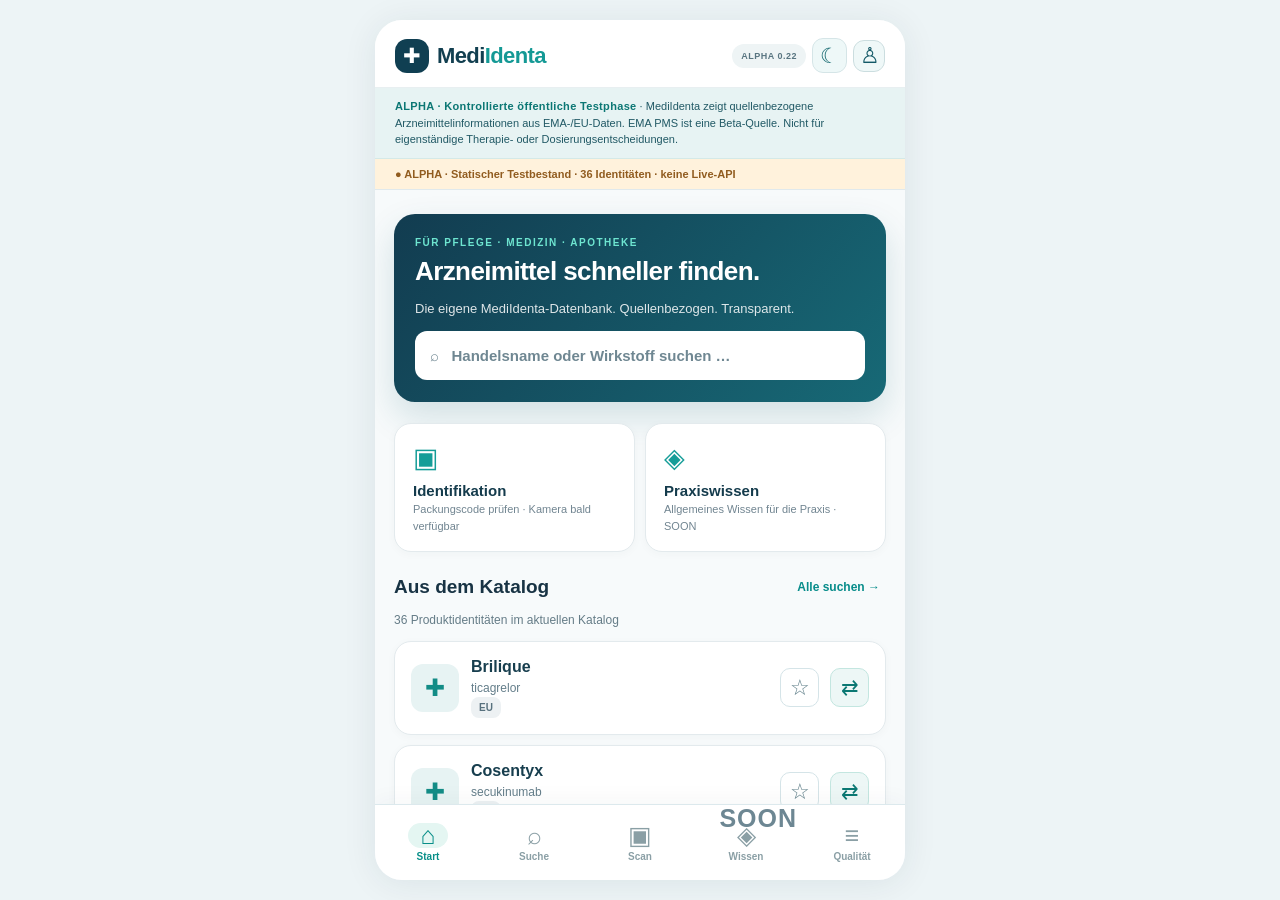
<file: medidenta-preview/index.html>
<!doctype html>
<html lang="de">
<head>
<meta charset="utf-8">
<meta name="viewport" content="width=device-width, initial-scale=1, viewport-fit=cover">
<meta name="theme-color" content="#103f52">
<meta name="description" content="MediIdenta – Arzneimittel und EMA-belegte Informationen transparent recherchieren. Öffentliche Alpha-Testversion.">
<title>MediIdenta · Öffentliche Alpha</title>
<link rel="icon" type="image/svg+xml" href="./icon.svg">
<link rel="manifest" href="./manifest.webmanifest">
<script src="./theme.js?v=0.9.1"></script>
<link rel="stylesheet" href="./app.css?v=0.21">
</head>
<body>
<div id="app" class="app-shell">
  <header class="app-header">
    <div class="brand"><span class="brand-icon" aria-hidden="true">✚</span><span>Medi<span class="brand-accent">Identa</span></span></div>
    <div class="header-right"><span class="version">ALPHA 0.22</span><button type="button" class="theme-switch" data-theme-toggle aria-label="Design wechseln" aria-pressed="false" title="Design wechseln">☾</button><button class="account-entry" type="button" data-nav="account" aria-label="Konto / Anmeldung" title="Konto">♙</button></div>
  </header>
  <div class="public-notice" role="note"><strong>ALPHA · Kontrollierte öffentliche Testphase</strong> · MediIdenta zeigt quellenbezogene Arzneimittelinformationen aus EMA-/EU-Daten. EMA PMS ist eine Beta-Quelle. Nicht für eigenständige Therapie- oder Dosierungsentscheidungen.</div>
  <div id="system-status" role="status" aria-live="polite" class="system-status">Datenquelle wird geprüft …</div>
  <main id="screen" tabindex="-1" aria-live="polite"></main>
  <nav class="bottom-nav" aria-label="Hauptnavigation">
    <button type="button" data-nav="home" aria-label="Start"><span aria-hidden="true">⌂</span><small>Start</small></button>
    <button type="button" data-nav="search" aria-label="Suche"><span aria-hidden="true">⌕</span><small>Suche</small></button>
    <button type="button" data-nav="scan" aria-label="Identifikation"><span aria-hidden="true">▣</span><small>Scan</small></button>
    <button type="button" data-nav="knowledge" aria-label="Praxiswissen – bald verfügbar"><span aria-hidden="true">◈</span><small>Wissen</small><span class="nav-soon" aria-hidden="true">SOON</span></button>
    <button type="button" data-nav="quality" aria-label="Datenqualität"><span aria-hidden="true">≡</span><small>Qualität</small></button>
  </nav>
  <div id="toast" role="status" aria-live="polite"></div>
  <input id="photo-picker" type="file" accept="image/*" capture="environment" hidden>
</div>
<script src="./identifier.js?v=0.9" defer></script>
<script src="./review-auth-config.js?v=0.9" defer></script>
<script src="./review-auth.js?v=0.19" defer></script>
<script src="./rms-codes.js?v=0.16" defer></script>
<script src="./data-display.js?v=0.20.1" defer></script>
<script src="./review-ui.js?v=0.22" defer></script>
<script src="./app.js?v=0.22" defer></script>
</body>
</html>
</file>
<file: medidenta-preview/app.css>
:root{font-family:Inter,-apple-system,BlinkMacSystemFont,"Segoe UI",sans-serif;color:#183344;background:#edf4f6;font-size:15px;font-synthesis:none}
*{box-sizing:border-box}body{margin:0}.app-shell{width:100%;min-height:100dvh;max-width:530px;margin:auto;background:#f7fafb;box-shadow:0 3px 35px #0a344015;position:relative;padding-bottom:calc(90px + env(safe-area-inset-bottom))}
.app-header{height:68px;padding:14px 20px 10px;display:flex;align-items:center;justify-content:space-between;gap:10px;background:#fff;border-bottom:1px solid #e8eff1;position:sticky;top:0;z-index:10}
.brand{display:flex;align-items:center;gap:8px;color:#123f50;font-weight:800;font-size:22px;letter-spacing:-.6px}.brand-accent{color:#149995}.brand-icon{font-size:21px;background:#103f52;color:white;width:34px;height:34px;display:grid;place-items:center;border-radius:12px}.version{font-size:9px;font-weight:800;letter-spacing:.5px;color:#597581;border-radius:30px;background:#eef4f5;padding:7px 9px;white-space:nowrap}
.system-status{background:#e8f1f3;color:#315c6a;padding:9px 20px;font-size:11px;font-weight:700;border-bottom:1px solid #e0e9ec}.system-status.offline{background:#fff2dc;color:#915c1f}.system-status.error{background:#fce6e4;color:#a03d34}
main{padding:24px 19px 30px;min-height:65vh}h1{font-size:28px;line-height:1.12;margin:9px 0 13px;color:#173e4e;letter-spacing:-.6px}h2{font-size:19px;line-height:1.25;margin:0 0 11px}h3{font-size:15px;margin:0 0 8px}p{line-height:1.55;margin:6px 0 12px}a{color:#117f7e;overflow-wrap:anywhere}button,input{font:inherit}button{cursor:pointer}button:focus-visible,input:focus-visible,a:focus-visible{outline:3px solid #19aaa2;outline-offset:3px}button:disabled{opacity:.5;cursor:not-allowed}.muted{color:#657c87}.eyebrow{color:#10948b;text-transform:uppercase;letter-spacing:1.5px;font-weight:800;font-size:10px}.small{font-size:12px}.tiny{font-size:11px}.bold{font-weight:800}.spaced{margin-top:21px}.section-title{display:flex;align-items:center;justify-content:space-between;gap:8px;margin:23px 0 12px}.section-title h2{margin:0}.section-title button{border:0;background:none;color:#078c8a;font-weight:800;font-size:12px}
.hero{background:linear-gradient(132deg,#123c50,#176976);border-radius:21px;padding:23px 21px 22px;color:white;box-shadow:0 15px 35px #0a586328}.hero h1,.hero p{color:white}.hero h1{font-size:26px}.hero .eyebrow{color:#6ee5d0}.hero p{opacity:.86;font-size:13px}.hero-search{background:#fff;color:#6f8792;border:0;border-radius:12px;width:100%;padding:16px 15px;text-align:left;margin-top:8px;font-weight:700;display:flex;align-items:center;gap:9px}
.grid2{display:grid;grid-template-columns:repeat(2,1fr);gap:10px}.tile,.card{background:white;border-radius:17px;border:1px solid #e3eaed;box-shadow:0 2px 10px #14394808}.tile{padding:18px;text-align:left;min-height:115px;color:#143b4c}.tile .symbol{font-size:27px;color:#159d98;display:block;margin-bottom:8px}.tile strong{display:block}.tile small{font-size:11px;color:#718591}.card{padding:16px;margin:10px 0}.row{display:flex;gap:11px;align-items:center;justify-content:space-between}.row>.grow{flex:1;min-width:0}.round-icon{display:grid;place-items:center;border-radius:12px;background:#e7f3f3;color:#138c86;font-size:24px;width:48px;height:48px;flex:0 0 auto}.med-button{display:flex;gap:12px;text-align:left;align-items:center;border:0;background:none;width:100%;padding:0;color:inherit}.med-title{font-weight:800;font-size:16px;display:block;color:#173e4e}.med-sub{display:block;color:#647e8a;font-size:12px;margin-top:4px;line-height:1.4}.tag{background:#e4f4ef;color:#087b6e;padding:5px 8px;border-radius:8px;font-weight:800;font-size:10px;display:inline-block}.tag.gray{background:#edf1f3;color:#58717e}.tag.amber{background:#fff0d4;color:#96621c}.tag.red{background:#fce4e1;color:#ad4037}
.search-input{background:#fff;border:1.5px solid #cbdbe0;border-radius:13px;padding:15px 14px;width:100%;font-size:16px;color:#183344}.search-input:focus{border-color:#149a94;outline:3px solid #14a6a233}.search-label{font-size:12px;font-weight:800;color:#4a6d79;display:block;margin-bottom:8px}.filters{display:flex;gap:8px;overflow-x:auto;margin:14px 0 10px;padding-bottom:3px}.filter{border:1px solid #d8e5e7;background:#fff;border-radius:30px;padding:9px 13px;font-size:12px;white-space:nowrap;font-weight:750;color:#55747e}.filter.active{background:#123f50;color:white;border-color:#123f50}.primary,.secondary{border-radius:12px;font-weight:800;padding:13px 15px;border:0;display:inline-flex;align-items:center;justify-content:center;gap:7px}.primary{background:#12978e;color:white}.secondary{background:#e4f1f3;color:#145466}.full{width:100%}.primary:disabled{background:#6f9d9b}.inline-button{padding:9px 11px;border:0;border-radius:10px;background:#ecf5f5;color:#087d7b;font-weight:800;font-size:12px}.back{border:0;background:none;color:#097e7d;font-weight:750;padding:0;margin-bottom:15px}.notice{background:#f0f5f7;border-left:3px solid #7096a1;padding:13px 14px;border-radius:10px;font-size:12px;color:#4a6370;line-height:1.55;margin:12px 0}.notice.warning{background:#fff3e0;border-left-color:#d49b41;color:#775722}.notice.danger{background:#fff0ec;border-left-color:#cf5951;color:#7c3d39}.facts{display:grid;gap:9px}.fact{background:#f4f9f9;padding:12px;border-radius:10px;border:1px solid #e4eded}.fact strong{display:block;font-size:13px;margin-bottom:5px}.fact p{font-size:13px;margin:0 0 7px}.empty{text-align:center;border:1px dashed #c8d8df;border-radius:15px;padding:25px 16px;color:#647f8c;font-size:13px}.empty .symbol{font-size:33px;display:block;margin-bottom:10px}.detail-name{font-size:29px;margin:0 0 4px}.detail-sub{color:#617983;font-size:14px}.detail-list{display:grid;grid-template-columns:1fr 1fr;gap:11px;margin:12px 0}.detail-list span{display:block;color:#708792;font-size:11px}.detail-list strong{display:block;color:#234456;font-size:13px;margin-top:3px;word-break:break-word}.photo-box{background:#ecf4f5;border:1px dashed #b5ccd3;border-radius:14px;min-height:148px;display:flex;flex-direction:column;align-items:center;justify-content:center;color:#64818c;gap:7px;padding:14px;font-size:12px;text-align:center}.photo-box img{max-width:100%;max-height:240px;object-fit:contain;border-radius:8px}.pill{background:#eaf3f3;color:#237b80;border-radius:10px;padding:5px 8px;font-size:11px}.stats{display:grid;grid-template-columns:1fr 1fr;gap:10px}.stat{padding:14px 15px;border-radius:13px;background:#fff;border:1px solid #e3edef}.stat strong{display:block;color:#124456;font-size:30px}.stat span{font-size:11px;color:#6b828e;line-height:1.35}.list-plain{padding-left:16px;color:#566f7a;font-size:12px;line-height:1.7}.bottom-nav{position:fixed;bottom:0;left:50%;transform:translateX(-50%);width:100%;max-width:530px;display:grid;grid-template-columns:repeat(5,1fr);height:calc(73px + env(safe-area-inset-bottom));background:#fff;border-top:1px solid #dce9ed;padding-bottom:env(safe-area-inset-bottom);z-index:15;box-shadow:0 -5px 20px #0b3b4809}.bottom-nav button{border:0;background:transparent;color:#8a9fa5;display:flex;flex-direction:column;align-items:center;justify-content:center;gap:3px;font-weight:750}.bottom-nav button>span{font-size:25px;line-height:1}.bottom-nav button small{font-size:10px}.bottom-nav button.active{color:#078e88}.bottom-nav button.active span{background:#e4f6f2;padding:0 12px;border-radius:20px}.divider{border:0;border-top:1px solid #e8eff0;margin:13px 0}.fav{background:none;border:1px solid #d5e4e8;color:#62818b;border-radius:10px;font-size:22px;width:39px;height:39px}.fav.on{color:#cb8030;background:#fff4e1;border-color:#f2d9b5}#toast{position:fixed;z-index:99;bottom:90px;left:50%;transform:translateX(-50%);font-size:13px;font-weight:750;max-width:450px;text-align:center}#toast:not(:empty){color:white;background:#173b4a;border-radius:13px;padding:12px 18px;box-shadow:0 6px 20px #16364844}.footer{color:#869ca5;font-size:10px;text-align:center;padding:18px 0}.link-list{display:grid;gap:8px}.link-list a{font-size:12px}
@media(min-width:700px){body{padding:28px 0}.app-shell{border-radius:27px;overflow:hidden;min-height:850px;max-height:95vh}.bottom-nav{position:sticky;bottom:0;left:auto;transform:none;max-width:530px}main{max-height:calc(95vh - 193px);overflow-y:auto}}

/* Version 0.5: Kennungsscan und Produktidentitätsvergleich */
select.search-input{appearance:auto}
.barcode-video{display:block;width:100%;max-height:320px;object-fit:cover;border-radius:12px;background:#193744;margin:12px 0}
[hidden]{display:none!important}
.compare-toggle{background:#edf7f6;color:#0b7873;border:1px solid #c3e6e0;border-radius:10px;font-size:21px;font-weight:800;width:39px;height:39px;flex:0 0 39px;cursor:pointer}
.compare-toggle.on{background:#b8e6dc;border-color:#198f84;color:#075950}
.compare-tray{position:sticky;bottom:0;z-index:6;background:#ecf7f4;border:1px solid #a6d9d0;border-radius:14px;padding:12px 14px;margin:12px 0;box-shadow:0 5px 20px #16433b20}
.compare-tray strong{font-size:12px;color:#164e4a}
.compare-tray .row{margin-top:8px}
.comparison{display:grid;grid-template-columns:repeat(2,minmax(0,1fr));gap:9px;align-items:stretch}
.compare-card{background:#fff;border:1px solid #d7e6e8;border-radius:14px;padding:12px;min-width:0}
.compare-card h2{font-size:17px;overflow-wrap:anywhere}
.compare-card dl{margin:12px 0}
.compare-card dt{font-size:11px;color:#64818b;font-weight:800;margin:11px 0 4px}
.compare-card dd{margin:0;font-size:12px;font-weight:650;overflow-wrap:anywhere}
.compare-card a{font-size:11px}
@media(max-width:350px){.comparison{grid-template-columns:1fr}}


.public-notice{padding:10px 20px;background:#fff0d7;color:#684720;font-size:11px;line-height:1.5;border-bottom:1px solid #ead5ad}.public-notice strong{font-weight:800}

/* MediIdenta 0.6: öffentliche, explizit UNGEPRÜFTE Fachtextansicht */
.clinical-draft{background:#fff;border:1px solid #dfebec;border-left:4px solid #c88a36;border-radius:13px;padding:15px;margin:14px 0;overflow-wrap:anywhere}
.clinical-draft.draft-critical{border-left-color:#b84245;background:#fff9f6}
.clinical-draft.draft-high{border-left-color:#d19733}
.clinical-draft .draft-head{display:flex;gap:7px;flex-wrap:wrap;justify-content:space-between;align-items:start}
.clinical-draft .draft-head strong{font-size:14px;color:#133f50;flex:1;min-width:155px}
.clinical-draft .draft-head .tag{font-size:9px}
.draft-meta{display:flex;gap:5px;flex-wrap:wrap;margin:9px 0}
.draft-text{font-size:13px;line-height:1.66;white-space:pre-wrap;margin:10px 0 16px;color:#223e4a}
.review-ref{background:#eef5f6;padding:10px 12px;border-radius:10px;color:#5e7783;font-size:11px;line-height:1.65;margin:12px 0}
.review-ref a{font-weight:750;display:inline-block;margin-bottom:3px}
.review-fields{border-top:1px solid #e2eaeb;margin-top:13px;padding-top:12px;display:grid;gap:7px}
.review-fields label{font-size:11px;font-weight:750;color:#375565}
.review-fields select,.review-fields textarea{font:inherit;font-size:13px;padding:10px 11px;border:1px solid #c9dadd;border-radius:9px;width:100%;background:#fff;color:#193e4a}
.review-fields textarea{resize:vertical;min-height:60px}
.draft-filters{display:grid;grid-template-columns:repeat(2,minmax(0,1fr));gap:8px;margin-top:13px}
.draft-filters label{font-size:11px;font-weight:750;color:#516975}
.draft-filters select{font-size:12px;margin-top:5px;padding:9px}
.draft-pager{margin:20px 0 10px;gap:9px;justify-content:space-between}
.draft-section .clinical-draft{padding:13px}
.draft-section .draft-text{font-size:13px}
@media(max-width:350px){.draft-filters{grid-template-columns:1fr}}


/* MediIdenta v0.7: authentifizierte redaktionelle Prüfbestätigung */
.header-right{display:flex;align-items:center;gap:7px;flex-shrink:0}
.account-entry{width:32px;height:32px;border:1px solid #cbdddf;border-radius:11px;color:#135967;background:#eff8f8;font-size:22px;line-height:1;display:grid;place-items:center}
.editor-form,.editor-review-form{display:grid;gap:13px;margin-top:14px}
.editor-form label,.editor-review-form label{display:grid;gap:5px;font-size:12px;font-weight:750;color:#3b5867}
.editor-form input,.editor-review-form select,.editor-review-form textarea{width:100%;border:1px solid #c1d7dc;border-radius:9px;background:#fff;padding:11px;font:inherit;color:#203d49;font-size:13px}
.editor-form input:focus-visible,.editor-review-form select:focus-visible,.editor-review-form textarea:focus-visible{outline:2px solid #1c938c}
.editor-form+.editor-form{border-top:1px solid #e5eeef;padding-top:16px;margin-top:19px}
.editor-review-form{border:1px solid #cce4de;background:#eef8f5;border-radius:12px;padding:13px;margin-top:14px;gap:12px}
.editor-review-form .editor-attest{display:flex;align-items:flex-start;gap:9px;line-height:1.5;font-size:11px}
.editor-attest input{width:19px;height:19px;flex:0 0 19px;margin:0}
.editor-review-form p{margin:0}
.review-auth-gate{border-top:1px solid #e6eeee;padding-top:12px;margin-top:12px}
.review-auth-gate button{font-size:12px}
.auth-history{border-top:1px solid #e1ebec;margin-top:10px;padding-top:10px;font-size:12px}
.auth-history strong{color:#0d5966}
@media(max-width:390px){.app-header{padding-left:12px;padding-right:12px}.app-header .brand{font-size:18px;gap:5px}.app-header .brand-icon{width:30px;height:30px;font-size:17px}.app-header .version{font-size:8px;padding:6px}.account-entry{width:29px;height:29px}.header-right{gap:5px}}

/* v0.8: reviewed text is visually distinct from unreviewed editorial drafts */
.clinical-draft:has(.reviewed-tag){border-left-color:#138375;background:#f2faf7}
.tag.reviewed-tag{background:#daf3e9;color:#08684d}
.reviewed-info{color:#146d54;font-weight:750}



/* MediIdenta Alpha v0.9 — clear, usable scroll boundaries */
:root{--bottom-nav-size:76px;--canvas:#f7fafb}
html{color-scheme:light}
.app-shell{padding-bottom:0;min-height:100dvh}
main{padding-bottom:calc(var(--bottom-nav-size) + 46px + env(safe-area-inset-bottom))}
.bottom-nav{height:calc(var(--bottom-nav-size) + env(safe-area-inset-bottom))}
@media (min-width:700px){
 body{padding:20px 0}
 .app-shell{display:flex;flex-direction:column;height:calc(100dvh - 40px);min-height:min(780px,calc(100dvh - 40px));max-height:none;overflow:hidden}
 .app-header,.system-status,.public-notice{flex-shrink:0}
 main{flex:1 1 auto;min-height:0;max-height:none;overflow-y:auto;overscroll-behavior:contain;padding-bottom:42px}
 .bottom-nav{position:relative;bottom:auto;left:auto;transform:none;flex:0 0 var(--bottom-nav-size);height:var(--bottom-nav-size);width:100%;box-shadow:0 -5px 20px #0b3b4809}
}
@media(max-width:699px){main{min-height:0}.bottom-nav{position:fixed}}
.theme-switch{width:35px;height:35px;display:grid;place-items:center;border:1px solid #d5e5e7;background:#eef8f8;color:#176a71;border-radius:11px;font-size:21px}
.theme-switch:focus-visible{outline:3px solid #16b1a1;outline-offset:2px}
.header-right{gap:6px}
.public-notice{background:#e7f3f3;border-bottom:1px solid #d4e9e7;color:#215965;font-size:11px}
.public-notice strong{display:inline-block;color:#0c7774;letter-spacing:.03em}
.tag.soon{background:#e5edf4;color:#476a83;font-size:10px}
.coming-soon{background:#f2f6f8;color:#4f6975;border:1px dashed #bdcfd4;border-radius:14px;padding:18px;margin:14px 0}
.coming-soon h2{margin-bottom:7px;display:flex;gap:8px;align-items:center}
.coming-soon p{font-size:12px;color:#657d87}
.coming-soon button{width:100%}
.clinical-draft{padding:16px 15px;margin:11px 0;border-left-width:3px;box-shadow:0 2px 8px #103f5007}
.clinical-draft.draft-critical{background:#fff}
.clinical-draft .draft-head{align-items:center}
.clinical-draft .draft-head strong{font-size:14px}
.clinical-draft .draft-head .tag{font-size:9px}
.draft-text{margin:12px 0 10px}
.review-ref{margin:8px 0 4px;padding:0;background:transparent}
.reference-disclosure{padding:4px 0}
.reference-disclosure summary{cursor:pointer;font-size:11px;color:#177e83;font-weight:750}
.reference-disclosure .review-ref{padding:9px;background:#eef5f6;margin-top:6px}
.editor-tools{margin-top:12px;border-top:1px solid #e0e9e9;padding-top:8px}
.editor-tools>summary{cursor:pointer;font-size:12px;font-weight:800;color:#0c817c;list-style:none;display:flex;gap:7px;align-items:center}
.editor-tools>summary::before{content:'✎';color:#31958c}
.editor-tools[open]>summary{margin-bottom:9px}
.editor-tools .editor-form{margin:10px 0}
.editor-tools .editor-review-form{margin:9px 0}
.collaboration-comments{padding:10px;border-radius:11px;background:#f2f7f7;margin:9px 0;font-size:12px}
.collaboration-comment{padding:9px;border-bottom:1px solid #dce8e9}
.collaboration-comment:last-child{border-bottom:0}
.collaboration-comment time{display:block;font-size:10px;color:#69808a}
.collaboration-comment .tag{margin-bottom:5px}
.private-check-panel{background:#eef5fa;border:1px solid #d8e7f0;border-radius:12px;padding:12px;margin-top:9px}
.public-fact-status{font-size:10px;padding:5px 7px;white-space:normal}
.quality-timestamp{font-weight:750}
.phase-checks{padding-left:17px;font-size:12px;color:#56717c;line-height:1.8}
.review-fields{margin-top:9px}
.account-role{padding:10px;background:#eef6f5;border-radius:12px}
@media(max-width:390px){.header-right{gap:4px}.theme-switch{width:29px;height:29px;font-size:18px}.version{font-size:8px}}
/* Explicit theme selection takes precedence over OS preference. */
html[data-theme="dark"]{color-scheme:dark;--canvas:#173441}
html[data-theme="dark"]{background:#102632;color:#dceef2}
html[data-theme="dark"] body{background:#102632}
html[data-theme="dark"] .app-shell{background:#16303d}
html[data-theme="dark"] .app-header,html[data-theme="dark"] .bottom-nav,html[data-theme="dark"] .card,html[data-theme="dark"] .stat,html[data-theme="dark"] .tile{background:#1b3946;border-color:#35505c}
html[data-theme="dark"] .hero{background:linear-gradient(132deg,#12485c,#0d706f)}
html[data-theme="dark"] h1,html[data-theme="dark"] h2,html[data-theme="dark"] h3,html[data-theme="dark"] .med-title,html[data-theme="dark"] .detail-list strong,html[data-theme="dark"] .brand,html[data-theme="dark"] .stat strong,html[data-theme="dark"] .tile{color:#e5f3f6}
html[data-theme="dark"] .muted,html[data-theme="dark"] .med-sub,html[data-theme="dark"] .detail-sub{color:#a7c0c8}
html[data-theme="dark"] .search-input,html[data-theme="dark"] .filter{background:#1b3946;color:#e8f5f6;border-color:#44616e}
html[data-theme="dark"] .card{box-shadow:none}
html[data-theme="dark"] .fact{background:#254754;border-color:#41616b}
html[data-theme="dark"] .system-status{background:#24444e;color:#b2d8dc}
html[data-theme="dark"] .system-status.offline{background:#443921;color:#ffdda1}
html[data-theme="dark"] .system-status.error{background:#522b30;color:#ffc5c5}
html[data-theme="dark"] .notice{background:#23454f;color:#cce2e7}
html[data-theme="dark"] .notice.warning{background:#54452a;color:#ffe4a9}
html[data-theme="dark"] .notice.danger{background:#583431;color:#ffd4c4}
html[data-theme="dark"] .photo-box{background:#244550;border-color:#51737c}
html[data-theme="dark"] .empty{border-color:#43616a}
html[data-theme="dark"] .brand-accent{color:#66cfca}
html[data-theme="dark"] .compare-card,html[data-theme="dark"] .compare-tray{background:#1b3946;border-color:#355a62}
html[data-theme="dark"] .compare-card dt{color:#aac1c9}
html[data-theme="dark"] .compare-tray strong{color:#b8e9e4}
html[data-theme="dark"] .clinical-draft,html[data-theme="dark"] .clinical-draft.draft-critical{background:#1c3b46;border-color:#456269;border-left-color:#c98c46}
html[data-theme="dark"] .clinical-draft .draft-head strong,html[data-theme="dark"] .draft-text{color:#e0eff2}
html[data-theme="dark"] .review-ref{background:#284a56;color:#bbd0d6}
html[data-theme="dark"] .review-fields{border-top-color:#47656b}
html[data-theme="dark"] .review-fields select,html[data-theme="dark"] .review-fields textarea{background:#203f4a;color:#e3f0f2;border-color:#4e6c75}
html[data-theme="dark"] .clinical-draft:has(.reviewed-tag){background:#174d43;border-left-color:#3fd4a2}
html[data-theme="dark"] .tag.reviewed-tag{background:#245f4d;color:#dbfff0}
html[data-theme="dark"] .reviewed-info{color:#a7eacd}
html[data-theme="dark"] .theme-switch{background:#275565;border-color:#416978;color:#fbecb0}
html[data-theme="dark"] .public-notice{background:#1d4651;color:#c1dee2;border-color:#315b64}
html[data-theme="dark"] .public-notice strong{color:#7fdbcc}
html[data-theme="dark"] .coming-soon{background:#23434f;border-color:#54727c;color:#dceaf0}
html[data-theme="dark"] .coming-soon p{color:#a8c1c8}
html[data-theme="dark"] .clinical-draft.draft-critical{background:#1c3b46}
html[data-theme="dark"] .reference-disclosure .review-ref{background:#284a56}
html[data-theme="dark"] .editor-tools{border-top-color:#40626c}
html[data-theme="dark"] .editor-tools>summary{color:#a2e4db}
html[data-theme="dark"] .collaboration-comments{background:#25434d}
html[data-theme="dark"] .collaboration-comment{border-bottom-color:#42626a}
html[data-theme="dark"] .private-check-panel{background:#223f55;border-color:#46647b}
html[data-theme="dark"] .account-role{background:#24484a}
html[data-theme="dark"] .tag.soon{background:#334b5e;color:#d2e4ed}
html[data-theme="dark"] .phase-checks{color:#aec7ce}
html[data-theme="dark"] .clinical-draft .draft-head strong,
html[data-theme="dark"] .draft-text{color:#e0eff2}

/* PMS public Alpha: structured FHIR fields are code-like source metadata. */
.pms-json {
  font-size: .78rem;
  white-space: pre-wrap;
  overflow-wrap: anywhere;
  max-height: 240px;
  overflow-y: auto;
  background: var(--surface-2, rgba(128,128,128,.09));
  border-radius: 12px;
  padding: 12px;
  margin-block: 10px;
}
[data-pms-review-field] { display: grid; gap: 10px; margin-top: 12px; }
[data-pms-review-field] textarea { width: 100%; }


/* Grouped source-linked information: one visual panel per topic. */
.clinical-topic{margin:16px 0;padding:14px;border:1px solid #d6e6e9;border-radius:15px;background:#f8fbfc}
.clinical-topic>h3{font-size:16px;margin-bottom:12px;color:#164658}
.grouped-fact-item{padding:12px 0;border-top:1px solid #e2eced}
.grouped-fact-item:first-of-type{border-top:0}
.grouped-fact-item.draft-critical{border-left:3px solid #ce8d45;padding-left:11px}
.grouped-fact-item.draft-high{border-left:3px solid #c5a95a;padding-left:11px}
.grouped-fact-item .draft-head{display:flex;align-items:center;gap:7px;flex-wrap:wrap}
.grouped-fact-item .draft-text{margin:11px 0;font-size:13px;line-height:1.65;white-space:pre-wrap}
.grouped-fact-source,.grouped-pms-source{border-top:1px solid #dce8ea;padding:12px 2px}
.grouped-fact-source:first-of-type,.grouped-pms-source:first-of-type{border-top:0}
.grouped-fact-source .review-ref{margin:8px 0}
.pms-topic h2{margin-bottom:6px;font-size:16px}
.pms-readable-values{margin:12px 0 0;padding-left:19px;display:grid;gap:12px}
.pms-readable-values li{padding-left:3px;line-height:1.6;overflow-wrap:anywhere;font-size:13px}
.pms-readable-values li .tag{margin-left:6px}
.pms-readable-text{display:inline;font-weight:650;overflow-wrap:anywhere}
.pms-source-audit,.reference-disclosure{margin-top:12px}
.pms-source-audit>summary,.reference-disclosure>summary{font-weight:750;font-size:12px;cursor:pointer;padding:9px 0;color:#087f81}
.pms-raw-disclosure{margin:8px 0}
.pms-raw-disclosure>summary{font-size:11px;color:#547682;cursor:pointer}
.integrated-pms-results{margin-top:22px;border-color:#bddbdc}
.pms-search-result{border:0;border-top:1px solid #deeaec;width:100%;display:flex;align-items:center;justify-content:space-between;gap:9px;background:transparent;text-align:left;color:inherit;padding:13px 0}
.pms-search-result span:first-child{min-width:0;flex:1}
.pms-search-result strong,.pms-search-result small{display:block;overflow-wrap:anywhere}
.pms-search-result strong{font-size:13px;color:#174b59}
.pms-search-result small{font-size:11px;color:#67838d;margin-top:4px}
.pms-search-result .tag{flex:0 0 auto}
@media(max-width:385px){.pms-search-result{align-items:flex-start;flex-direction:column}}
html[data-theme="dark"] .clinical-topic{background:#1b3b47;border-color:#416572}
html[data-theme="dark"] .clinical-topic>h3{color:#dceff0}
html[data-theme="dark"] .grouped-fact-item,html[data-theme="dark"] .grouped-fact-source,html[data-theme="dark"] .grouped-pms-source{border-top-color:#3a5b65}
html[data-theme="dark"] .pms-search-result{border-color:#3e6571}
html[data-theme="dark"] .pms-search-result strong{color:#d7f4ef}
html[data-theme="dark"] .pms-readable-text{color:#e2f2f5}
html[data-theme="dark"] .pms-source-audit>summary,html[data-theme="dark"] .reference-disclosure>summary{color:#7edfd7}


/* v0.14.1: One PMS card per broad source topic, subfields remain labeled. */
.pms-subtopic { padding-top: 12px; }
.pms-subtopic + .pms-subtopic {
  border-top: 1px solid #dce9e9;
  margin-top: 14px;
}
.pms-subtopic h3 { font-size: 14px; margin: 3px 0 8px; }
.knowledge-topic > h2 { margin-bottom: 12px; }
.knowledge-topic .clinical-topic { margin-top: 8px; }
html[data-theme="dark"] .pms-subtopic + .pms-subtopic {
  border-top-color: #496a73;
}

/* Source-first medication detail: all citations appear in one final disclosure. */
.sources-bottom{margin-top:18px;border-color:#bedce1}
.source-accordion>summary{display:flex;align-items:center;gap:8px;cursor:pointer;font-size:15px;font-weight:800;color:#087f81;padding:7px 0}
.source-accordion>summary::marker{color:#087f81}
.source-count{font-size:11px;font-weight:600;color:#647f87}
.source-list{padding-left:21px;margin:11px 0;display:grid;gap:13px;overflow-wrap:anywhere}
.source-list li{font-size:12px;line-height:1.75}
.source-list a{font-weight:750}
.source-raw{margin-top:8px}
.source-raw summary{cursor:pointer;color:#336f83;font-weight:650}
.source-raw li{font-size:11px}
.nav-soon{font-size:8px;font-weight:800;letter-spacing:.04em;color:#6d8793;position:absolute;top:1px;right:2px}
.bottom-nav button[data-nav="knowledge"]{position:relative}
.knowledge-soon{padding:22px}
html[data-theme="dark"] .sources-bottom{border-color:#41616a}
html[data-theme="dark"] .source-accordion>summary{color:#82e0d8}
html[data-theme="dark"] .source-count,html[data-theme="dark"] .nav-soon{color:#aac6cd}
html[data-theme="dark"] .source-raw summary{color:#9bd6e8}

/* v0.21: verified EMA SmPC original chapters. Never abbreviate source text. */
.smpc-overview{margin:20px 0}
.smpc-overview>h2{font-size:18px;margin:0 0 8px}
.smpc-topic{margin-top:12px}
.smpc-topic>h3{font-size:16px;margin:0 0 8px;color:#164658}
.smpc-original{white-space:pre-wrap;overflow-wrap:anywhere;word-break:normal;line-height:1.7;font-size:13px;color:#263d49;margin-top:9px;max-height:420px;overflow-y:auto;padding-right:8px;tab-size:4}
.smpc-original:focus{outline:2px solid #087f81}
html[data-theme="dark"] .smpc-original{color:#d7e9ee}
html[data-theme="dark"] .smpc-topic>h3{color:#a9e7df}
</file>
